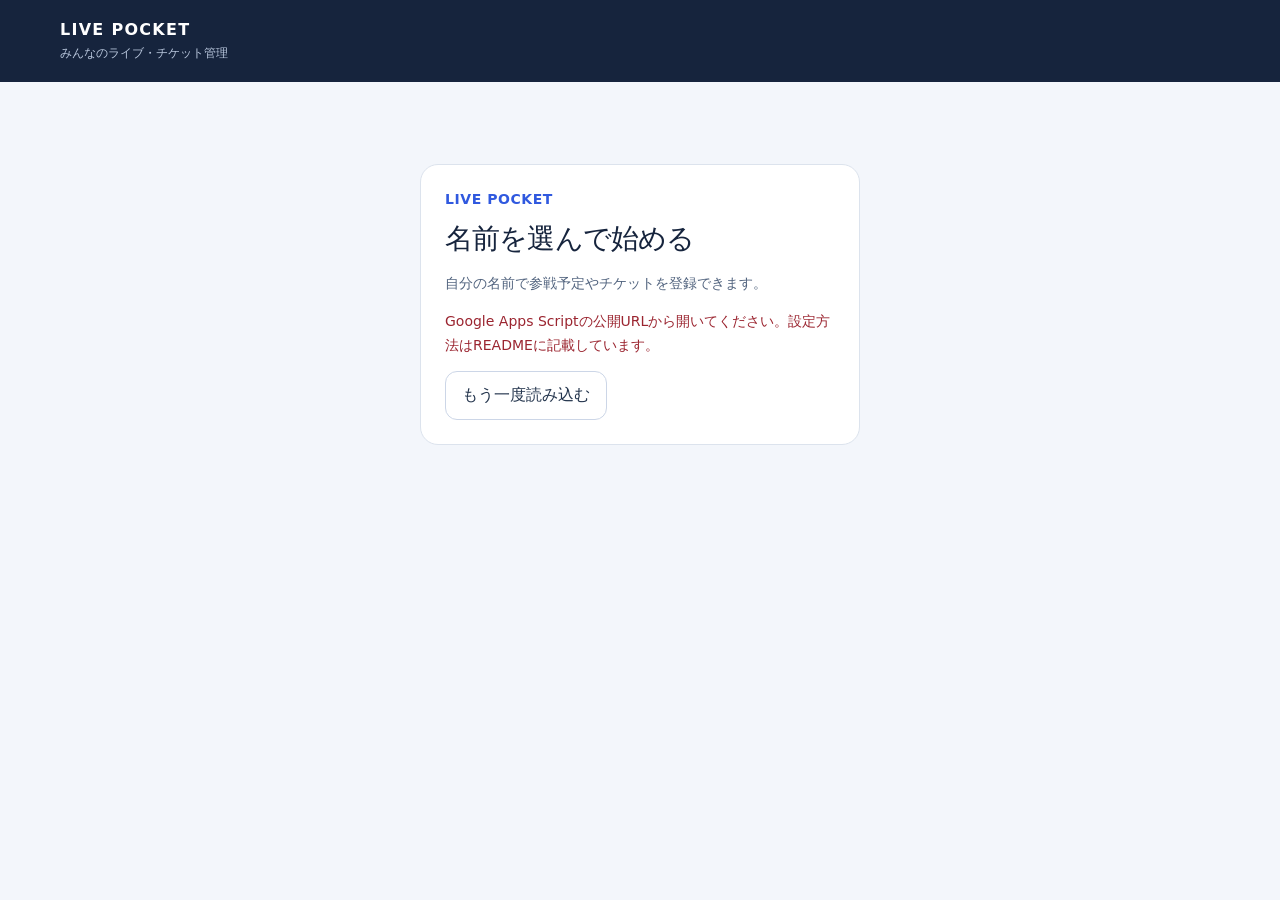
<file: Index.html>
<!doctype html><html lang="ja"><head><base target="_top"><meta charset="utf-8"><meta name="viewport" content="width=device-width, initial-scale=1, viewport-fit=cover"><title>LIVE POCKET</title>
<style>
:root{font-family:Inter,'Noto Sans JP',system-ui,sans-serif;color:#16243d;background:#f3f6fb;font-size:16px;font-synthesis:none;-webkit-text-size-adjust:100%;text-size-adjust:100%}
*{box-sizing:border-box}[hidden]{display:none!important}body{margin:0}button,input,select,textarea{font:inherit}button,a,input,select,textarea,summary{touch-action:manipulation}button,a{-webkit-tap-highlight-color:transparent}button{cursor:pointer;border:1px solid #ccd6e7;background:white;color:#25364e;border-radius:12px;padding:12px 16px;min-height:48px;font-weight:700;line-height:1.4}button:hover{background:#edf2ff}button:disabled{opacity:.55;cursor:wait}.primary{background:#3059df;color:white;border-color:#3059df}.primary:hover{background:#2446b3}a{color:#264fc9;text-underline-offset:4px}button:focus-visible,a:focus-visible,summary:focus-visible{outline:3px solid #789cff;outline-offset:3px}input:focus,select:focus,textarea:focus{outline:3px solid #d8e3ff;border-color:#3059df}header{background:#16243d;color:white;padding:20px max(20px,calc((100vw - 1160px)/2));display:flex;align-items:center;justify-content:space-between;gap:12px}.brand{font-weight:850;letter-spacing:.08em;white-space:nowrap}.brand small{display:block;color:#b8c6dc;font-size:12px;margin-top:6px;letter-spacing:0}#account{display:flex;align-items:center;gap:10px;min-width:0;font-size:14px}#account .account-name{max-width:180px;overflow:hidden;white-space:nowrap;text-overflow:ellipsis}#logout{min-height:44px;padding:8px 12px;background:transparent;color:white;border-color:#52617a;font-size:14px}main{max-width:1200px;margin:auto;padding:28px 20px}.top,.row{display:flex;align-items:center;gap:12px;justify-content:space-between;flex-wrap:wrap}h1{font-size:28px;letter-spacing:-.03em;margin:0 0 8px}h2{font-size:20px;margin:0}p{line-height:1.7}.muted{color:#52647f;font-size:14px}.card{background:white;border:1px solid #dce3ed;border-radius:18px;padding:24px}.date{font-size:14px;font-weight:750;letter-spacing:.04em;color:#3059df}.event-grid{display:grid;grid-template-columns:repeat(3,minmax(0,1fr));gap:18px;margin-top:20px}.event-tile{display:flex;flex-direction:column;gap:12px;min-width:0;box-shadow:0 3px 12px #17233704}.event-tile h2{font-size:21px;line-height:1.5;overflow-wrap:anywhere}.event-tile p{margin:0}.event-tile .date{font-size:16px}.event-tile dl{display:grid;grid-template-columns:1fr 1fr;column-gap:12px;margin:2px 0 0;background:#f3f6fb;border-radius:12px;padding:14px}.event-tile dt{font-size:14px;color:#52647f;line-height:1.6}.event-tile dt:nth-of-type(1){grid-column:1;grid-row:1}.event-tile dt:nth-of-type(2){grid-column:2;grid-row:1}.event-tile dd{margin:5px 0 0;font-size:18px;font-weight:750;overflow-wrap:anywhere;grid-row:2}.event-tile dd:nth-of-type(1){grid-column:1}.event-tile dd:nth-of-type(2){grid-column:2}.event-tile a,.detail-page .card>a,.detail-page .card>p>a{display:flex;align-items:center;justify-content:center;min-height:48px;border:1px solid #d3ddf0;border-radius:12px;padding:10px 12px;line-height:1.5;text-decoration:none;background:#f6f8ff;overflow-wrap:anywhere;font-size:15px;font-weight:650}.event-tile button{width:100%;margin-top:auto;background:#16243d;border-color:#16243d;color:white}.event-tile.today{border-top:4px solid #3059df}.event-tile.deadline{border-top:4px solid #d78a18}.badge{font-size:14px;border-radius:7px;display:inline-block;padding:5px 9px;background:#edf1f6;color:#43516b;line-height:1.4}.badge.available{background:#e2f5eb;color:#15633f}.badge.pending{background:#fff0d2;color:#825100}.badge.done{background:#e9eefe;color:#3f53a1}.event-tile .badge{align-self:flex-start}.stats{display:grid;grid-template-columns:repeat(3,minmax(0,1fr));gap:10px;margin:22px 0}.stat{background:#f2f5fa;border-radius:12px;padding:14px}.stat b{font-size:28px;display:block}.stat span{font-size:14px;color:#52647f}.chips{display:flex;gap:8px;flex-wrap:wrap;margin:18px 0}.chip{font-size:14px;padding:10px 12px;min-height:44px}.chip.active{background:#172337;color:white;border-color:#172337}.ticket{border-top:1px solid #e4e9f0;padding:18px 0;display:grid;grid-template-columns:minmax(70px,.7fr) minmax(0,1.5fr) auto;align-items:center;gap:12px}.num{font-weight:850;font-size:23px;font-variant-numeric:tabular-nums;overflow-wrap:anywhere}.ticket-body{min-width:0}.ticket-body p{margin:5px 0;overflow-wrap:anywhere}.ticket button{font-size:14px;padding:10px 12px;min-height:48px}.empty{text-align:center;padding:44px 15px;color:#52647f}.people{display:flex;flex-wrap:wrap;gap:8px;margin-top:12px}.person{background:#f2f5fa;border-radius:8px;font-size:14px;padding:10px 12px;overflow-wrap:anywhere}.section{margin-top:22px}.note{white-space:pre-wrap;overflow-wrap:anywhere}.login{max-width:440px;margin:6vh auto}label{display:block;font-size:14px;font-weight:700;margin:18px 0 8px;line-height:1.6}input,select,textarea{width:100%;min-width:0;min-height:50px;border:1px solid #bdcbe0;border-radius:11px;padding:12px;background:white;color:#172337;font-size:16px;line-height:1.5}textarea{min-height:120px;resize:vertical}input[type=date]{appearance:none;-webkit-appearance:none}dialog{border:0;border-radius:22px;padding:0;width:min(560px,calc(100vw - 32px));max-height:calc(100dvh - 40px);box-shadow:0 25px 100px #17233744;overflow:auto;overscroll-behavior:contain}dialog::backdrop{background:#101d37a8}body:has(dialog[open]){overflow:hidden}dialog .modal-head{position:sticky;top:0;background:white;padding:22px 24px 16px;z-index:2;border-bottom:1px solid #e5eaf3}dialog .modal-body{padding:0 24px 20px}dialog .modal-actions{position:sticky;bottom:0;display:grid;grid-template-columns:1fr 2fr;gap:12px;padding:14px 24px max(14px,env(safe-area-inset-bottom));background:white;border-top:1px solid #e5eaf3;z-index:2}.modal-context{margin:7px 0 0;font-size:14px;color:#52647f;overflow-wrap:anywhere}.form-message{color:#9b2530;background:#fff0f1;border-radius:9px;padding:10px 12px;margin:0 24px 12px;font-size:14px;line-height:1.6}.form-message:empty{display:none}.preview-count{font-size:14px;color:#3059df;background:#eef3ff;padding:10px 12px;border-radius:9px}.danger{color:#a62435}#notice{position:fixed;bottom:max(16px,env(safe-area-inset-bottom));left:50%;transform:translateX(-50%);z-index:20;background:#172337;color:white;padding:12px 18px;border-radius:12px;font-size:14px;box-shadow:0 5px 30px #17233720;max-width:calc(100vw - 32px);width:max-content;pointer-events:none}#notice:empty{display:none}body:has(.mobile-action) #notice{bottom:100px}.actions{display:flex;gap:8px}.foot{margin-top:20px;font-size:12px;color:#52647f}.search{margin:8px 0 0;background:white}.detail-page{max-width:850px;margin:18px auto}.back{margin-top:20px}summary{cursor:pointer;min-height:44px;padding:12px 0;font-size:14px;font-weight:700;line-height:1.6}.members-panel{margin-top:14px;border-top:1px solid #e5eaf3}.mobile-action{display:none}.form-hint{margin:6px 0 0}.required{color:#a62435;font-size:12px;margin-left:6px}
@media(max-width:1000px){.event-grid{grid-template-columns:repeat(2,minmax(0,1fr))}}
@media(max-width:620px){header{padding:14px 16px;flex-wrap:wrap}.brand{font-size:16px}.brand small{font-size:11px}#account{gap:6px}#account .account-name{max-width:80px}#logout{padding:8px}main{padding:22px 16px max(24px,env(safe-area-inset-bottom))}.top .date{display:none}h1{font-size:25px;margin:0}.top .actions{width:100%}.actions #reload{flex:1}.actions #new-live{flex:2}.event-grid{grid-template-columns:1fr;gap:14px;margin-top:16px}.event-tile{padding:18px;gap:10px}.event-tile h2{font-size:20px}.event-tile dl{padding:12px}.card{padding:18px}.stat{padding:12px 8px;text-align:center}.stat b{font-size:25px}.stat span{font-size:13px}.ticket{gap:10px;grid-template-columns:minmax(66px,.8fr) minmax(0,1.6fr) auto}.num{font-size:21px}.ticket button{padding:10px}.chips{flex-wrap:nowrap;overflow-x:auto;padding:2px 0 8px;scrollbar-width:thin}.chip{flex:0 0 auto}.detail-page{margin:16px 0}.detail-page .section>.row{align-items:center}.detail-page #add{display:none}.mobile-action{display:block;position:fixed;bottom:0;left:0;right:0;z-index:10;padding:12px 16px max(12px,env(safe-area-inset-bottom));background:#ffffffed;border-top:1px solid #dce3ed;backdrop-filter:blur(12px)}.mobile-action button{width:100%}body:has(.mobile-action) main{padding-bottom:110px}.person{width:100%}dialog{width:100%;max-width:100%;margin:auto 0 0;max-height:94dvh;border-radius:22px 22px 0 0}dialog .modal-head{padding:20px 20px 14px}dialog .modal-body{padding:0 20px 16px}dialog .modal-actions{padding-left:20px;padding-right:20px}.form-message{margin-left:20px;margin-right:20px}.login{margin:28px auto}.login h1{font-size:25px}}
@media(prefers-reduced-motion:no-preference){button,a{transition:background .15s,border-color .15s}dialog[open]{animation:appear .16s ease-out}@keyframes appear{from{opacity:.5;transform:translateY(12px)}to{opacity:1;transform:translateY(0)}}}
.group-tags{display:flex;gap:7px;flex-wrap:wrap;margin:8px 0}.group-tag{border:1px solid #d8dff6;background:#eef1ff;color:#344b95;padding:5px 9px;border-radius:8px;font-size:14px;line-height:1.5;overflow-wrap:anywhere}.group-options{display:flex;flex-wrap:wrap;gap:8px}.group-choice{display:flex;align-items:center;gap:8px;border:1px solid #ccd6e7;border-radius:10px;padding:10px;margin:0;min-height:48px;cursor:pointer;max-width:100%;overflow-wrap:anywhere}.group-choice:has(input:checked){background:#edf2ff;border-color:#3059df;color:#2446b3}.group-choice input{width:20px;min-width:20px;height:20px;min-height:20px;margin:0;accent-color:#3059df}fieldset{border:0;margin:20px 0 0;padding:0}legend{font-size:14px;font-weight:700;margin-bottom:10px}#member-message{color:#9b2530}#member-message:empty{display:none}
</style></head><body><header><div class="brand">LIVE POCKET<small>みんなのライブ・チケット管理</small></div><div id="account"></div></header><div id="notice" role="status" aria-live="polite"></div><main id="app"></main><dialog id="modal" aria-labelledby="modal-title"></dialog>
<script>
let data=null,selected='',filter='すべて',busy=false,memberId='',searchQuery='',lastDay='',homeScroll=0,noticeTimer=null,modalDirty=false;
try{memberId=localStorage.getItem('live-pocket-member')||'';sessionStorage.removeItem('live-pocket-key')}catch(e){}
const $=id=>document.getElementById(id);
const esc=s=>String(s??'').replace(/[&<>"']/g,c=>({'&':'&amp;','<':'&lt;','>':'&gt;','"':'&quot;',"'":'&#39;'}[c]));
const statuses=['未発券','自分用','余り','取引中','捌けた'];
const opts=(a,v)=>a.map(x=>`<option ${x===v?'selected':''}>${esc(x)}</option>`).join('');
const field=(label,name,value='',type='text',required=false)=>`<label for="f-${name}">${label}${required?'<span class="required">必須</span>':''}</label><input id="f-${name}" name="${name}" type="${type}" value="${esc(value)}" ${required?'required':''}>`;
const liveRequirements=l=>`<span style="display:block;margin-top:8px;line-height:1.7" class="muted">抽選締切：${esc(l.lotteryDeadline||'未設定')}<br>必要投げ数（1人あたり）：${l.requiredThrows!==''&&l.requiredThrows!=null?esc(l.requiredThrows)+'枚':'未設定'}</span>`;
const groupTags=l=>(l.groups||[]).length?`<div class="group-tags" aria-label="出演グループ">${l.groups.map(g=>`<span class="group-tag">${esc(g)}</span>`).join('')}</div>`:'';
const badge=s=>`<span class="badge ${s==='余り'?'available':s==='取引中'?'pending':s==='捌けた'?'done':''}">${esc(s)}</span>`;
function notice(s){clearTimeout(noticeTimer);$('notice').textContent=s;const inline=$('form-message');if(inline)inline.textContent=s; if(s==='保存しました'){noticeTimer=setTimeout(()=>{$('notice').textContent=''},3000)}}
function rpc(fn,...args){return new Promise((resolve,reject)=>{if(!window.google?.script?.run){reject(new Error('Google Apps Scriptの公開URLから開いてください。設定方法はREADMEに記載しています。'));return}google.script.run.withSuccessHandler(resolve).withFailureHandler(reject)[fn](...args)})}
async function refresh(){if(busy||$('modal').open)return;busy=true;notice('読み込み中…');let error='';try{data=await rpc('getData',memberId);notice('');render()}catch(e){error=e.message}finally{busy=false}if(error){if(!data){rememberMember('');await chooseMemberScreen()}notice(error)}}
async function save(action,p){if(busy)return;busy=true;const controls=[...document.querySelectorAll('button,input,select,textarea')].filter(el=>!el.disabled);controls.forEach(el=>el.disabled=true);notice('保存中…');try{data=await rpc('saveData',memberId,action,p);modalDirty=false;$('modal').close();render();notice('保存しました')}catch(e){if(action==='attendance')detail();notice(e.message)}finally{busy=false;controls.forEach(el=>el.disabled=false)}}
function rememberMember(id){memberId=id;try{if(id)localStorage.setItem('live-pocket-member',id);else localStorage.removeItem('live-pocket-member')}catch(e){}}
function memberMessage(message){const el=$('member-message');if(el)el.textContent=message;else notice(message)}
async function chooseMemberScreen(){
  data=null;selected='';searchQuery='';$('account').textContent='';
  $('app').innerHTML=`<div class="card login"><span class="date">LIVE POCKET</span><h1 style="margin-top:12px">名前を選んで始める</h1><p class="muted">自分の名前で参戦予定やチケットを登録できます。</p><p id="member-message" class="muted" role="status" aria-live="polite">名前を読み込み中…</p><div id="member-options"></div></div>`;
  try {
    const members=await rpc('getMembers');
    $('member-options').innerHTML=`${members.length?`<form id="member-select"><label for="member-id">あなたの名前</label><select id="member-id" name="member" required><option value="">名前を選択してください</option>${members.map(m=>`<option value="${esc(m.id)}">${esc(m.name)}</option>`).join('')}</select><button class="primary" style="width:100%;margin-top:16px">この名前で始める</button></form>`:'<p class="muted">まだ名前が登録されていません。最初のメンバーを登録してください。</p>'}<details ${members.length?'':'open'} style="margin-top:20px"><summary>＋ 自分の名前を追加</summary><form id="member-add"><label for="member-name">表示する名前</label><input id="member-name" name="name" maxlength="40" autocomplete="nickname" placeholder="例：たいち" required><button class="primary" style="width:100%;margin-top:16px">名前を登録して始める</button></form></details>`;
    memberMessage('');
    if($('member-select'))$('member-select').onsubmit=async e=>{e.preventDefault();if(busy)return;rememberMember(new FormData(e.target).get('member'));await refresh()};
    $('member-add').onsubmit=async e=>{e.preventDefault();if(busy)return;busy=true;const controls=[...$('app').querySelectorAll('button,input,select')];controls.forEach(x=>x.disabled=true);memberMessage('名前を登録中…');try{const m=await rpc('registerMember',$('member-name').value);rememberMember(m.id);busy=false;await refresh()}catch(err){memberMessage(err.message)}finally{busy=false;controls.forEach(x=>x.disabled=false)}};
  } catch(e){memberMessage(e.message);$('member-options').innerHTML='<button id="retry-members">もう一度読み込む</button>';$('retry-members').onclick=chooseMemberScreen}
}

function japanDay(now=new Date()){return now.toLocaleDateString('sv-SE',{timeZone:'Asia/Tokyo'})}
function nextDay(day){return new Date(Date.parse(day+'T00:00:00Z')+86400000).toISOString().slice(0,10)}
function eventRank(l,today){if(l.date===today)return 0;if(l.lotteryDeadline===today)return 1;if(l.lotteryDeadline===nextDay(today))return 2;return 3}
function sortedEvents(lives,today){return [...lives].sort((a,b)=>eventRank(a,today)-eventRank(b,today)||a.date.localeCompare(b.date)||a.title.localeCompare(b.title,'ja')||a.id.localeCompare(b.id))}
function safeLink(url,label,sheet=false){const valid=sheet?/^https:\/\/docs\.google\.com\/spreadsheets\/d\/[a-zA-Z0-9_-]+(?:[/?#].*)?$/.test(url||''):/^https?:\/\/[a-zA-Z0-9.-]+(?::[0-9]+)?(?:[/?#][^\s<>]*)?$/.test(url||'');return valid?`<a href="${esc(url)}" target="_blank" rel="noopener noreferrer">${label} ↗</a>`:`<p class="muted">${label}：未設定</p>`}
function eventTile(l,tickets,today){const after=Boolean(l.lotteryDeadline)&&today>l.lotteryDeadline;const rank=eventRank(l,today);const labels=['本日開催','本日抽選締切','明日抽選締切'];const extra=after?`<dl><dt>全体あまり数</dt><dd>${tickets.filter(t=>t.liveId===l.id&&t.status==='余り').length}枚</dd></dl>${safeLink(l.sheetUrl,'関連スプシURL',true)}`:`<dl><dt>抽選締切</dt><dd>${esc(l.lotteryDeadline||'未設定')}</dd><dt>必要投げ数（1人あたり）</dt><dd>${l.requiredThrows!==''&&l.requiredThrows!=null?esc(l.requiredThrows)+'枚':'未設定'}</dd></dl>${safeLink(l.purchaseUrl,'チケットURL')}`;return `<article class="card event-tile ${rank===0?'today':rank<3?'deadline':''}" data-event="${esc(l.id)}">${rank<3?`<span class="badge ${rank===0?'done':'pending'}">${labels[rank]}</span>`:''}<span class="date">${esc(l.date.replaceAll('-','.'))}</span><h2>${esc(l.title)}</h2>${groupTags(l)}<p class="muted">${esc(l.venue||'会場未登録')}</p>${extra}<button data-live="${esc(l.id)}">詳細・自分の番号を登録</button></article>`}
function render(){if(!data)return;const today=japanDay();lastDay=today;const lives=sortedEvents(data.lives,today);if(selected&&!lives.some(x=>x.id===selected))selected='';
$('account').innerHTML=`<span class="account-name">${esc(data.me.name)}</span><button id="logout">名前を変更</button>`;$('logout').onclick=()=>{if(busy)return;rememberMember('');notice('');chooseMemberScreen()};
$('app').innerHTML=`<div class="top"><div><span class="date">YOUR LIVE BOARD</span><h1 style="margin-top:6px">${selected?'イベント詳細':'イベント一覧'}</h1></div><div class="actions"><button id="reload">再読込</button><button class="primary" id="new-live">＋ イベント登録</button></div></div>${selected?'<button class="back" id="back">← イベント一覧に戻る</button><section id="detail" class="detail-page"></section>':`<label for="search">イベントを探す</label><input id="search" class="search" placeholder="イベント名・会場・グループ" value="${esc(searchQuery)}"><div class="event-grid" id="lives"></div><p id="empty-events" class="empty" hidden></p>`}<p class="foot">最終読込 ${new Date(data.updatedAt).toLocaleString('ja-JP',{timeZone:'Asia/Tokyo'})}（日本時間） · 60秒ごとに更新</p>`;
$('reload').onclick=refresh;$('new-live').onclick=()=>liveForm();if(selected){$('back').onclick=()=>{selected='';render();window.scrollTo(0,homeScroll)};detail()}else{drawTiles(lives,today);$('search').oninput=e=>{searchQuery=e.target.value;drawTiles(lives,today)}}}
function drawTiles(lives,today){const q=searchQuery.toLowerCase();const visible=lives.filter(l=>(l.title+' '+l.venue+' '+(l.groups||[]).join(' ')).toLowerCase().includes(q));$('lives').innerHTML=visible.map(l=>eventTile(l,data.tickets,today)).join('');$('empty-events').hidden=visible.length>0;$('empty-events').textContent=lives.length?'該当するイベントはありません。':'「＋ イベント登録」からイベントを登録してください。';document.querySelectorAll('[data-live]').forEach(b=>b.onclick=()=>{homeScroll=window.scrollY;selected=b.dataset.live;filter='すべて';render();window.scrollTo(0,0)})}

function detail(){const l=data.lives.find(l=>l.id===selected);if(!l){$('detail').innerHTML='<div class="card empty">まだイベントがありません。<br>「＋ イベント登録」から始めましょう。</div>';return}const tickets=data.tickets.filter(t=>t.liveId===l.id);const a=data.attendance.filter(a=>a.liveId===l.id);const mine=a.find(a=>a.memberId===data.me.id);const name=id=>data.members.find(m=>m.id===id)?.name||'退会メンバー';
$('detail').innerHTML=`<div class="card"><div class="row"><span class="date">${esc(l.date)}</span>${l.owner===data.me.id?'<button id="edit-live">イベント編集</button>':''}</div><h2 style="font-size:24px;margin-top:12px">${esc(l.title)}</h2>${groupTags(l)}<p class="muted">${esc(l.venue||'会場未登録')}</p>${liveRequirements(l)}${/^https?:\/\/[a-zA-Z0-9.-]+(?::[0-9]+)?(?:[/?#][^\s<>]*)?$/.test(l.purchaseUrl||'')?`<p><a href="${esc(l.purchaseUrl)}" target="_blank" rel="noopener noreferrer">チケット購入ページを開く ↗</a></p>`:''}${/^https:\/\/docs\.google\.com\/spreadsheets\/d\//.test(l.sheetUrl)?`<a href="${esc(l.sheetUrl)}" target="_blank" rel="noopener">関連スプレッドシートを開く ↗</a>`:''}${l.memo?`<p class="note muted">${esc(l.memo)}</p>`:''}<div class="stats"><div class="stat"><b>${a.filter(x=>x.status==='参戦').length}<small style="font-size:14px"> 人</small></b><span>参戦予定</span></div><div class="stat"><b>${tickets.filter(t=>t.status==='余り').length}<small style="font-size:14px"> 枚</small></b><span>余りチケット</span></div><div class="stat"><b>${tickets.filter(t=>t.status==='捌けた').length}<small style="font-size:14px"> 枚</small></b><span>捌けた</span></div></div><label for="attendance">あなたの参戦予定</label><select id="attendance"><option value="">未回答</option>${opts(['参戦','未定','不参加'],mine?.status)}</select><details class="members-panel"><summary>みんなの参戦予定・余り枚数（${data.members.length}人）</summary><div class="people">${data.members.map(m=>`<span class="person">${esc(m.name)} · ${esc(a.find(x=>x.memberId===m.id)?.status||'未回答')} · 余り${tickets.filter(t=>t.memberId===m.id&&t.status==='余り').length}枚</span>`).join('')}</div></details></div><div class="card section"><div class="row"><h2>チケット <span class="muted">${tickets.length}枚</span></h2><button class="primary" id="add">＋ 自分の番号を登録</button></div><div class="chips">${['すべて','余り','取引中','捌けた','自分用','未発券','自分のチケット'].map(s=>`<button class="chip ${s===filter?'active':''}" data-filter="${s}">${s}</button>`).join('')}</div><div id="tickets">${tickets.filter(t=>filter==='すべて'||(filter==='自分のチケット'?t.memberId===data.me.id:t.status===filter)).sort((a,b)=>a.number.localeCompare(b.number,'ja',{numeric:true})).map(t=>`<div class="ticket"><div class="num">${esc(t.number||'未発券')}</div><div class="ticket-body">${badge(t.status)}<p>${esc(name(t.memberId))}${t.recipient?` → ${esc(t.recipient)}`:''}</p>${t.memo?`<p class="muted">${esc(t.memo)}</p>`:''}</div>${t.memberId===data.me.id?`<button data-ticket="${esc(t.id)}">編集</button>`:''}</div>`).join('')||'<div class="empty">該当するチケットはありません。</div>'}</div></div><div class="mobile-action"><button class="primary" id="add-fixed">＋ 自分の番号を登録</button></div>`;
$('attendance').onchange=e=>{if(e.target.value)save('attendance',{liveId:l.id,status:e.target.value,version:mine?.version})};if($('edit-live'))$('edit-live').onclick=()=>liveForm(l);$('add').onclick=addForm;$('add-fixed').onclick=addForm;document.querySelectorAll('[data-filter]').forEach(b=>b.onclick=()=>{filter=b.dataset.filter;detail()});document.querySelectorAll('[data-ticket]').forEach(b=>b.onclick=()=>ticketForm(tickets.find(t=>t.id===b.dataset.ticket)))}
function closeModal(){if(busy)return;if(modalDirty&&!confirm('入力中の内容を破棄して閉じますか？'))return;modalDirty=false;$('modal').close()}
function modal(title,body,onSave){modalDirty=false;const live=/番号|チケット/.test(title)?data?.lives.find(l=>l.id===selected):null;$('modal').innerHTML=`<div class="modal-head"><h2 id="modal-title" tabindex="-1">${title}</h2>${live?`<p class="modal-context">${esc(live.title)}</p>`:''}</div><form id="form"><div class="modal-body">${body}</div><div id="form-message" class="form-message" role="alert"></div><div class="modal-actions"><button type="button" id="cancel">閉じる</button><button class="primary" id="submit-save">保存</button></div></form>`;$('cancel').onclick=closeModal;$('modal').oncancel=e=>{e.preventDefault();closeModal()};$('form').oninput=()=>modalDirty=true;$('form').onchange=()=>modalDirty=true;$('form').onsubmit=e=>{e.preventDefault();onSave(Object.fromEntries(new FormData(e.target)))};$('modal').showModal();$('modal').scrollTop=0;$('modal-title').focus()}

function liveForm(l={}){const available=[...new Set([...(data.groups||[]),...(l.groups||[])])].sort((a,b)=>a.localeCompare(b,'ja'));modal(l.id?'イベントを編集':'イベントを登録',field('日付','date',l.date,'date',true)+field('イベント名','title',l.title,'text',true)+field('会場','venue',l.venue)+field('チケット購入ページURL','purchaseUrl',l.purchaseUrl,'url')+field('抽選締切','lotteryDeadline',l.lotteryDeadline,'date')+`<label for="f-requiredThrows">必要投げ数（1人あたりの購入枚数）</label><input id="f-requiredThrows" name="requiredThrows" type="number" min="0" step="1" value="${esc(l.requiredThrows??'')}" placeholder="未設定"><fieldset><legend>出演グループ（複数選択）</legend><div class="group-options">${available.map(g=>`<label class="group-choice"><input type="checkbox" name="group-option" value="${esc(g)}" ${(l.groups||[]).includes(g)?'checked':''}>${esc(g)}</label>`).join('')||'<span class="muted">グループは下の欄から追加できます。</span>'}</div><label for="new-groups">新しいグループを追加</label><input id="new-groups" name="newGroups" placeholder="例：グループA、グループB"><p class="muted form-hint">カンマ・読点で区切って入力。イベントの保存時に追加されます。</p></fieldset><details style="margin-top:20px"><summary>関連スプシ・メモ（任意）</summary>`+field('関連スプシのURL','sheetUrl',l.sheetUrl,'url')+`<label for="memo">メモ</label><textarea id="memo" name="memo" maxlength="500">${esc(l.memo||'')}</textarea></details>`,p=>{const groups=[...document.querySelectorAll('#form input[name="group-option"]:checked')].map(el=>el.value).concat((p.newGroups||'').split(/[,、\n]+/).map(g=>g.trim()).filter(Boolean));save('live',{...p,groups,id:l.id,version:l.version})})}
function parseNumbers(value){return value.normalize('NFKC').trim().split(/[\s,、]+/).filter(Boolean)}
function addForm(){modal('自分の番号を登録',`<label for="status">登録時の状態</label><select id="status" name="status">${opts(['余り','自分用','未発券'],'余り')}</select><div id="number-fields"><label for="numbers">整理番号</label><textarea id="numbers" name="numbers" autocapitalize="characters" spellcheck="false" placeholder="A12\nA35\nA86" aria-describedby="number-hint number-preview"></textarea><p id="number-hint" class="muted form-hint">改行・カンマ・空白で区切って、50枚までまとめて入力できます。</p></div><div id="count-fields" hidden><label for="count">未発券の枚数</label><input id="count" name="count" type="number" inputmode="numeric" value="3" min="1" max="50" step="1" disabled></div><p id="number-preview" class="preview-count" aria-live="polite">0枚を登録</p><p class="muted form-hint">券種が異なる場合は「VIP-A12」などにしてください。</p>`,p=>{const numbers=p.status==='未発券'?Array(Number(p.count)).fill(''):parseNumbers(p.numbers);if(!numbers.length||numbers.length>50){notice('1〜50枚の整理番号を入力してください');return}const named=numbers.filter(Boolean).map(n=>n.toUpperCase());if(new Set(named).size!==named.length){notice('同じ整理番号が含まれています。入力を確認してください');return}save('addTickets',{liveId:selected,numbers,status:p.status})});const update=()=>{const pending=$('status').value==='未発券';$('number-fields').hidden=pending;$('count-fields').hidden=!pending;$('numbers').disabled=pending;$('count').disabled=!pending;$('count').required=pending;const count=pending?Number($('count').value):parseNumbers($('numbers').value).length;$('number-preview').textContent=count+'枚を登録';$('submit-save').textContent=count>0&&count<=50?count+'枚を登録':'登録する'};$('status').addEventListener('change',update);$('numbers').addEventListener('input',update);$('count').addEventListener('input',update);update()}

function ticketForm(t){modal('チケットを編集',field('整理番号','number',t.number)+`<label for="status">状態</label><select id="status" name="status">${opts(statuses,t.status)}</select>`+field('譲り先（任意）','recipient',t.recipient)+`<label for="memo">メモ</label><textarea id="memo" name="memo" maxlength="500">${esc(t.memo)}</textarea><button class="danger" type="button" id="delete" style="margin-top:18px">このチケットを削除</button>`,p=>save('ticket',{...p,id:t.id,liveId:t.liveId,version:t.version}));$('delete').onclick=()=>{if(confirm('このチケットを削除しますか？'))save('deleteTicket',{id:t.id,liveId:t.liveId,version:t.version})}}
function updateDay(){if(data&&!busy&&!$('modal').open&&document.visibilityState==='visible'&&lastDay!==japanDay())render()}
setInterval(updateDay,1000);document.addEventListener('visibilitychange',updateDay);
if(memberId)refresh();else chooseMemberScreen();setInterval(()=>{if(data&&!busy&&!$('modal').open&&document.visibilityState==='visible'&&!['INPUT','SELECT','TEXTAREA'].includes(document.activeElement?.tagName))refresh()},60000);
</script></body></html>
</file>
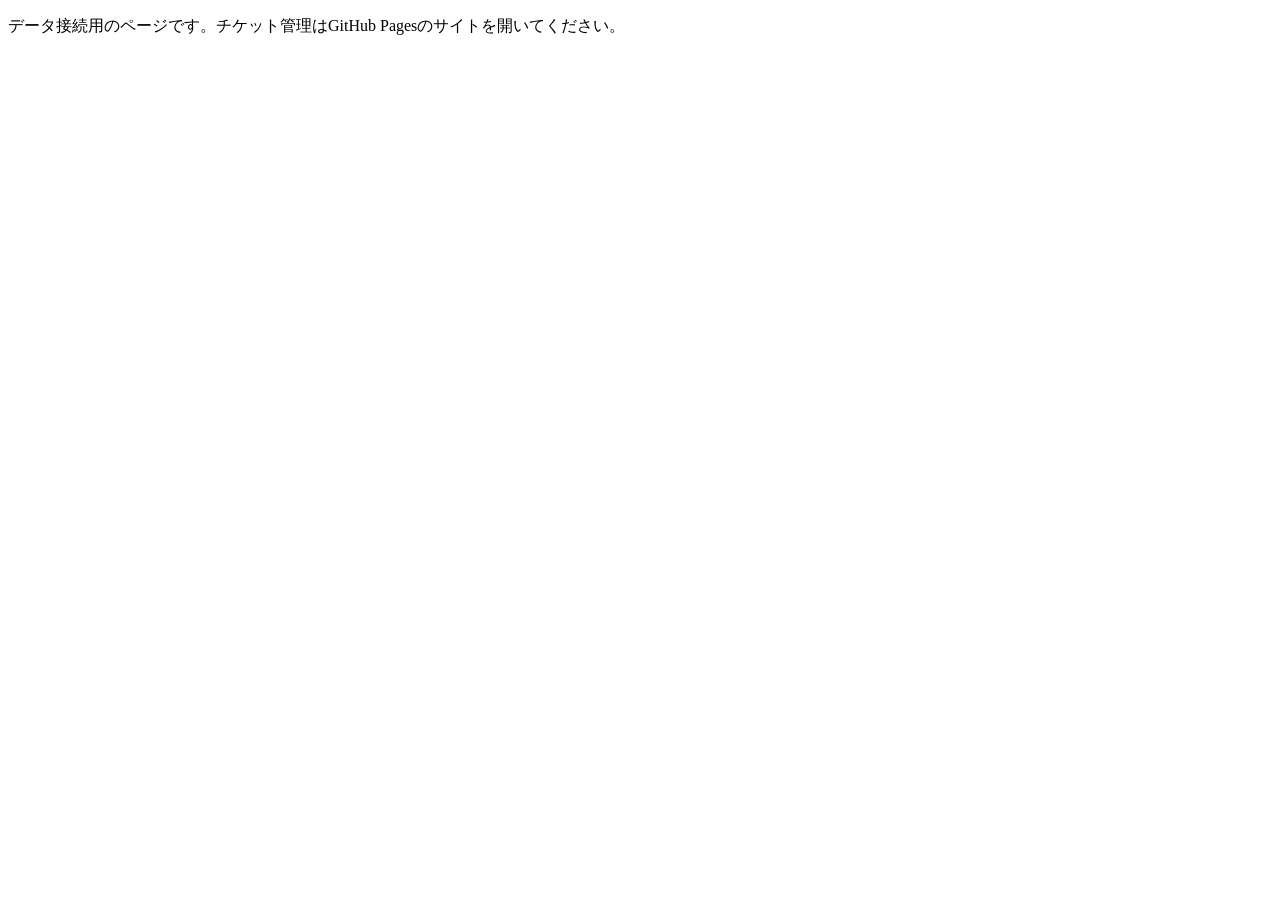
<file: Bridge.html>
<!doctype html><html lang="ja"><head><meta charset="utf-8"><title>Ticket Management データ接続</title></head><body>
<p>データ接続用のページです。チケット管理はGitHub Pagesのサイトを開いてください。</p>
<script>
const channel = <?!= JSON.stringify(channel) ?>;
const parentOrigin = <?!= JSON.stringify(parentOrigin) ?>;
const allowed = new Set(['getAuthConfig','getMembers','registerMember','getData','saveData','getAdminSettings','saveAdminSettings','getPushSettings','savePushSubscription','removePushSubscription','testPushSubscription']);
const seen = new Set();
window.addEventListener('message', event => {
  const message = event.data;
  if (event.source !== window.top || event.origin !== parentOrigin || !message || message.type !== 'live-pocket-call' || message.channel !== channel) return;
  if (typeof message.id !== 'string' || !/^[a-f0-9-]{36}$/.test(message.id) || !allowed.has(message.method) || !Array.isArray(message.args)) return;
  if (seen.has(message.id)) return;
  seen.add(message.id);
  const reply = payload => window.top.postMessage({type:'live-pocket-result',channel,id:message.id,...payload}, parentOrigin);
  google.script.run.withSuccessHandler(value => reply({ok:true,value})).withFailureHandler(error => reply({ok:false,error:error.message || '処理に失敗しました'}))[message.method](...message.args);
});
if (channel && window.top !== window) window.top.postMessage({type:'live-pocket-ready',channel},parentOrigin);
</script></body></html>
</file>
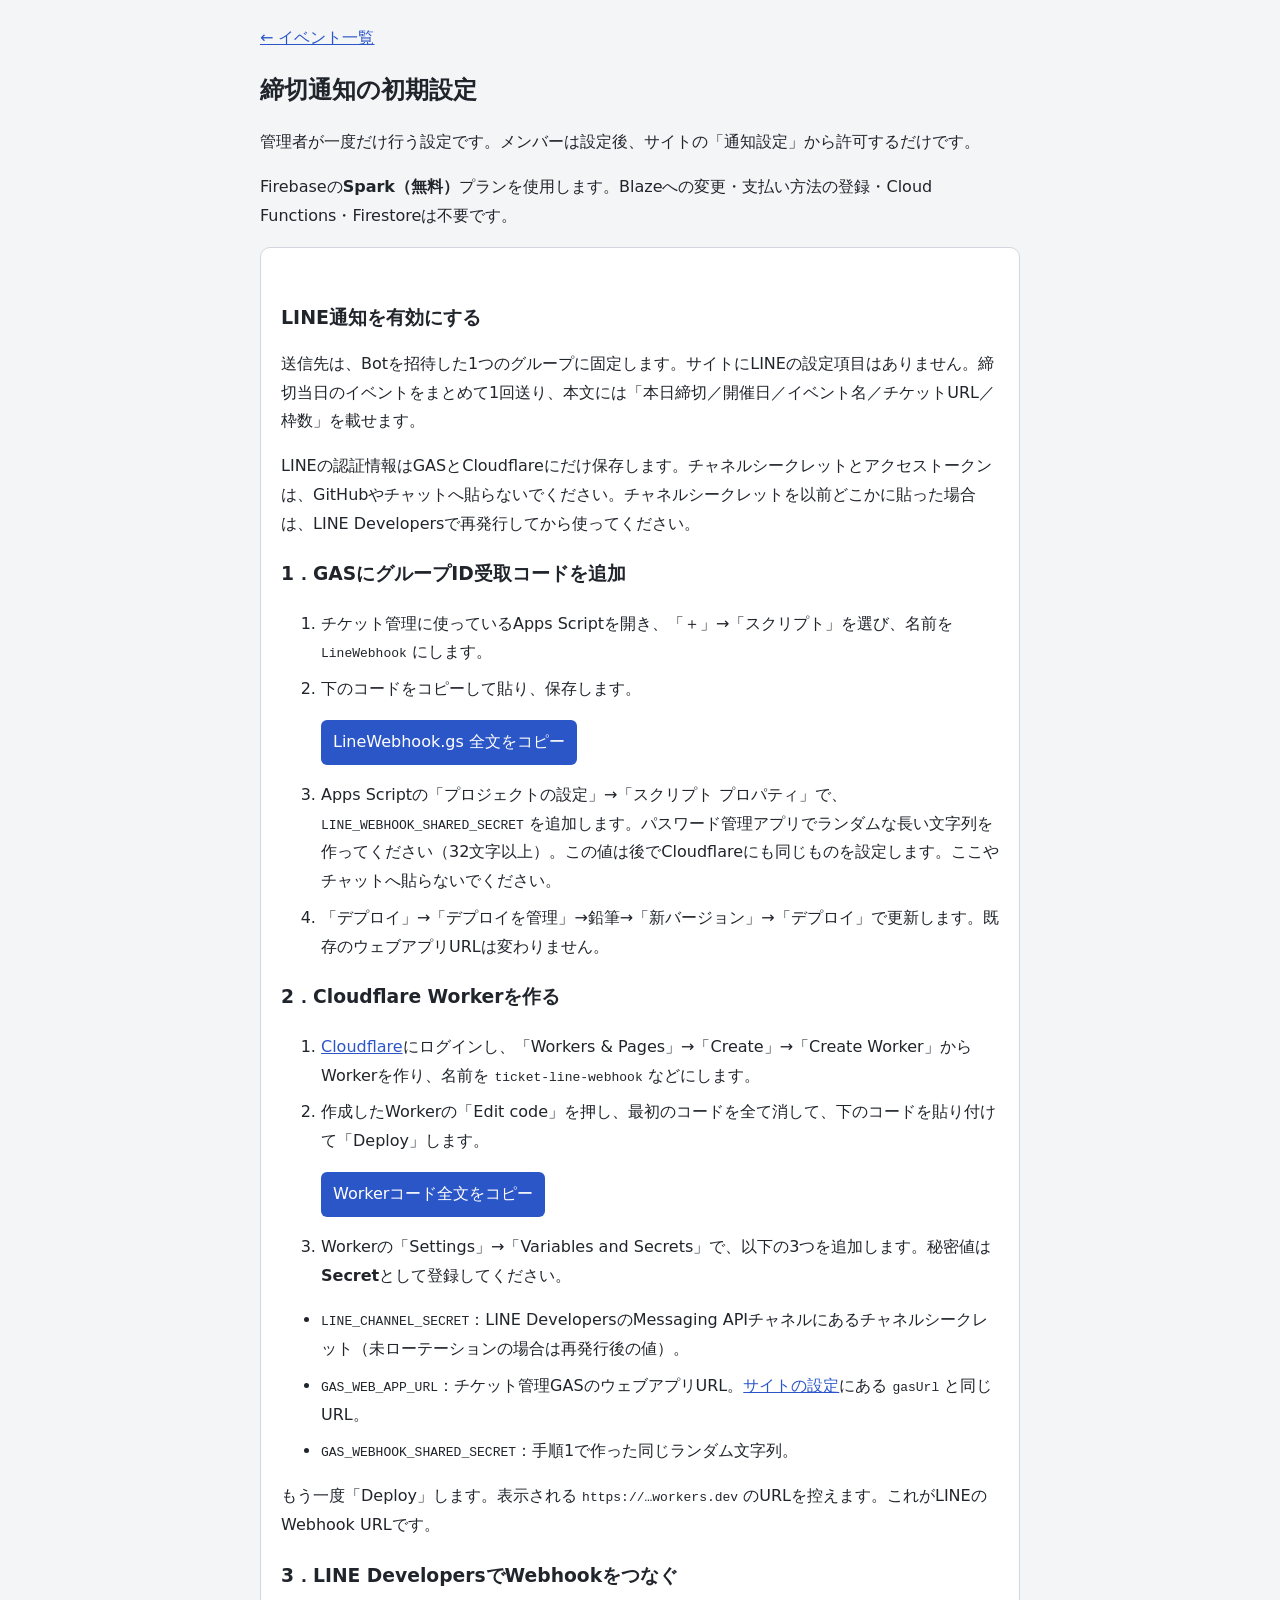
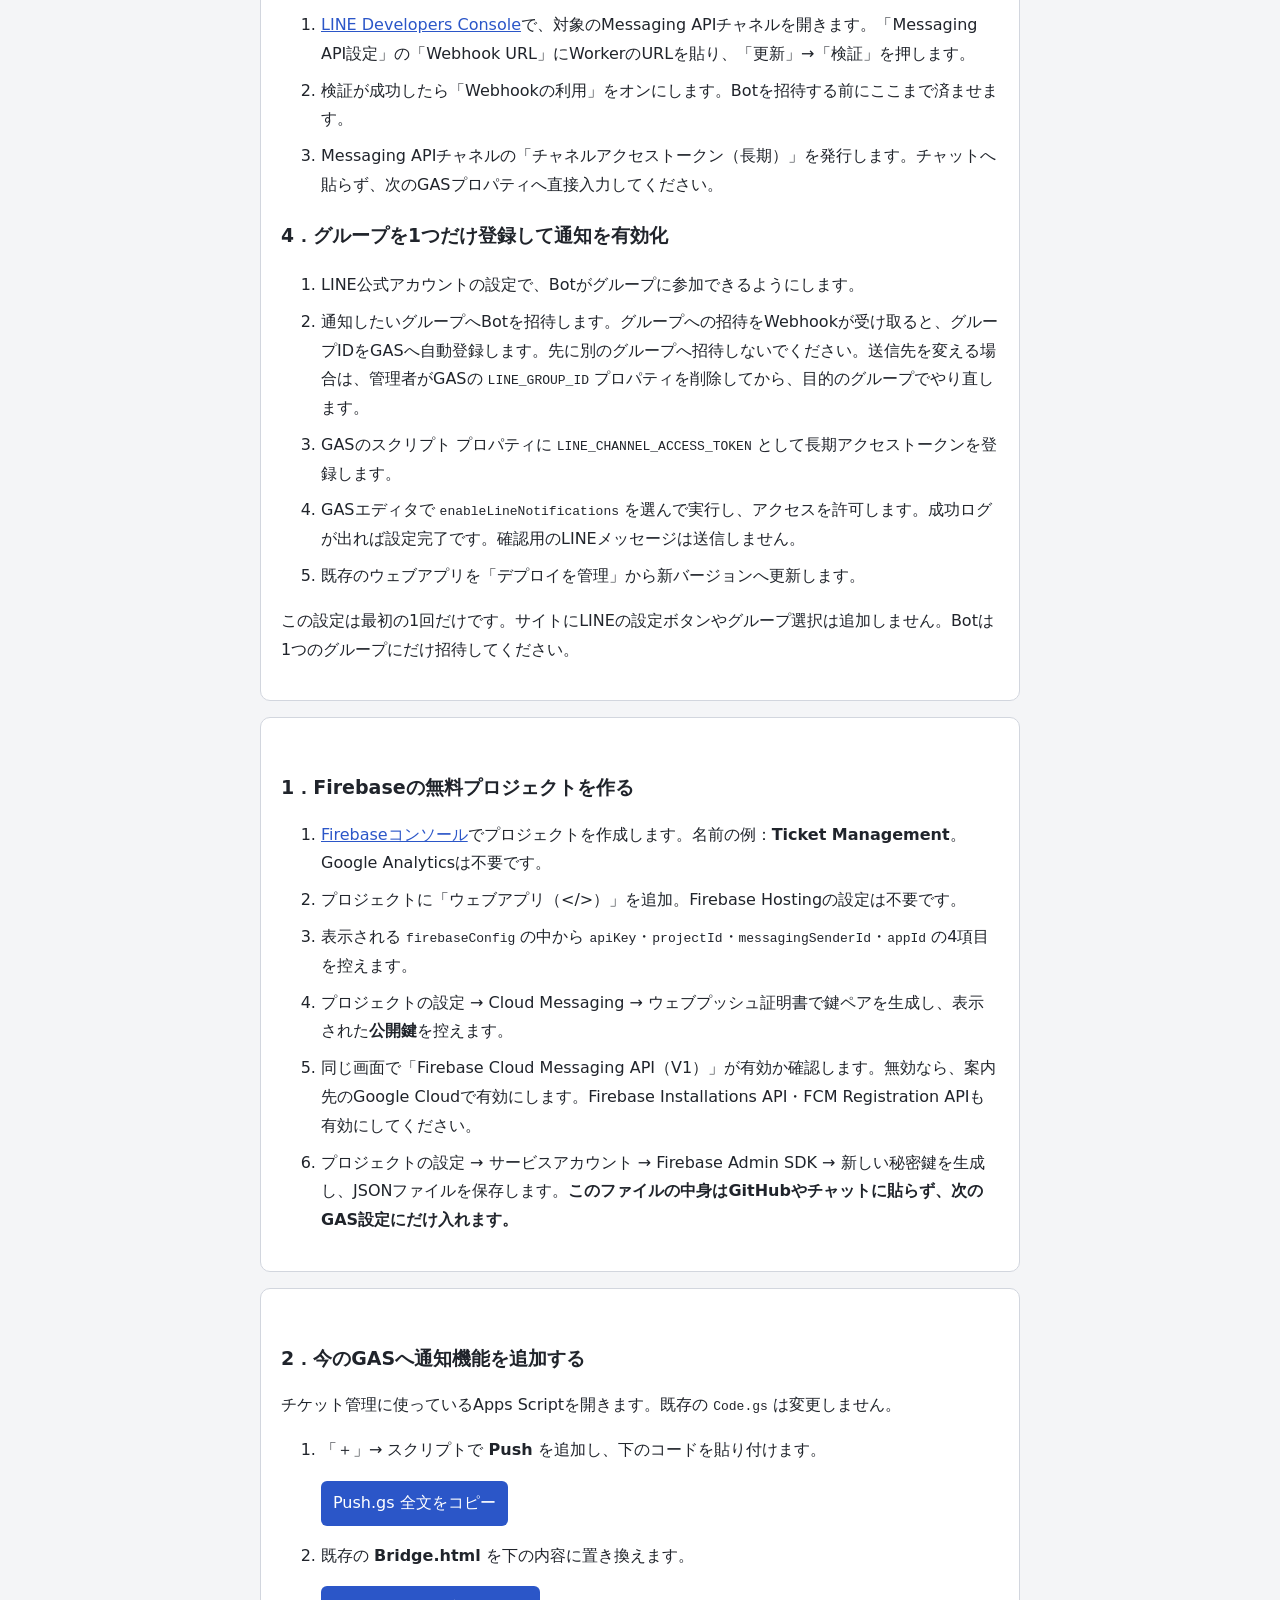
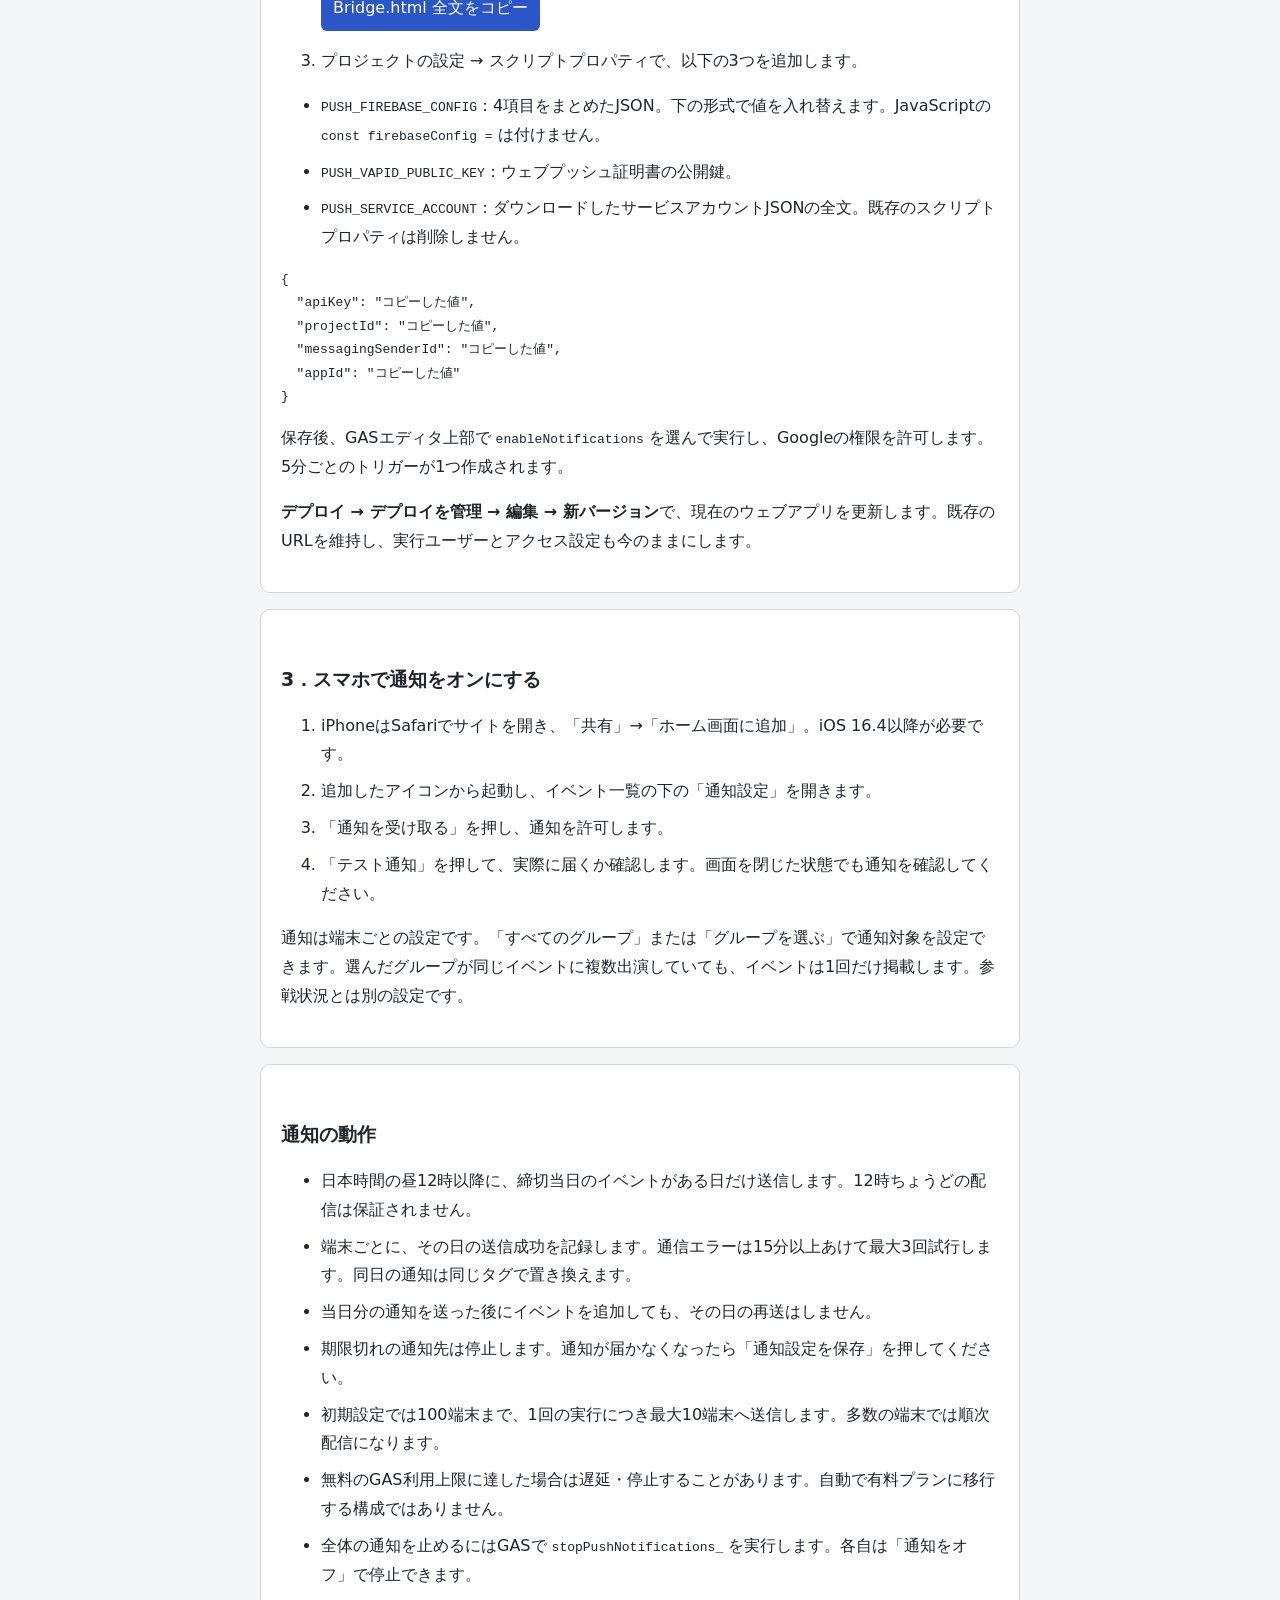
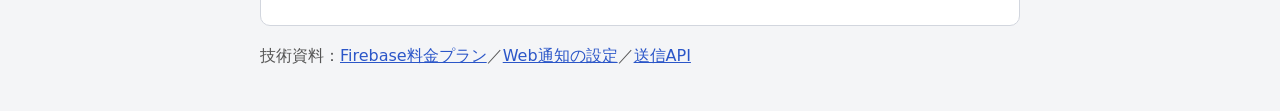
<file: docs/notifications-setup.html>
<!doctype html><html lang="ja"><meta charset="utf-8"><meta name="viewport" content="width=device-width,initial-scale=1"><title>通知の初期設定 | Ticket Management</title>
<style>body{font-family:system-ui,sans-serif;line-height:1.8;color:#20242b;background:#f4f5f7;margin:0}main{max-width:760px;margin:auto;padding:24px 18px}h1{font-size:24px}h2{font-size:19px;margin-top:32px}section{background:white;padding:20px;margin:16px 0;border:1px solid #d2d6de;border-radius:10px}button,a{touch-action:manipulation}button{font:inherit;min-height:44px;padding:8px 12px;background:#2b56c8;color:white;border:0;border-radius:6px;cursor:pointer}a{color:#2b56c8}code{overflow-wrap:anywhere}textarea{width:100%;box-sizing:border-box;min-height:180px;font:13px monospace}li{margin:8px 0}.note{color:#555}#status{position:sticky;bottom:0;background:#20242b;color:white;padding:12px}#status:empty{display:none}</style>
<main><a href="./">← イベント一覧</a><h1>締切通知の初期設定</h1><p>管理者が一度だけ行う設定です。メンバーは設定後、サイトの「通知設定」から許可するだけです。</p><p>Firebaseの<strong>Spark（無料）</strong>プランを使用します。Blazeへの変更・支払い方法の登録・Cloud Functions・Firestoreは不要です。</p>
<section><h2>LINE通知を有効にする</h2><p>送信先は、Botを招待した1つのグループに固定します。サイトにLINEの設定項目はありません。締切当日のイベントをまとめて1回送り、本文には「本日締切／開催日／イベント名／チケットURL／枠数」を載せます。</p><p>LINEの認証情報はGASとCloudflareにだけ保存します。チャネルシークレットとアクセストークンは、GitHubやチャットへ貼らないでください。チャネルシークレットを以前どこかに貼った場合は、LINE Developersで再発行してから使ってください。</p>
<h3>1．GASにグループID受取コードを追加</h3><ol><li>チケット管理に使っているApps Scriptを開き、「＋」→「スクリプト」を選び、名前を <code>LineWebhook</code> にします。</li><li>下のコードをコピーして貼り、保存します。<p><button data-source="../LineWebhook.gs">LineWebhook.gs 全文をコピー</button></p></li><li>Apps Scriptの「プロジェクトの設定」→「スクリプト プロパティ」で、<code>LINE_WEBHOOK_SHARED_SECRET</code> を追加します。パスワード管理アプリでランダムな長い文字列を作ってください（32文字以上）。この値は後でCloudflareにも同じものを設定します。ここやチャットへ貼らないでください。</li><li>「デプロイ」→「デプロイを管理」→鉛筆→「新バージョン」→「デプロイ」で更新します。既存のウェブアプリURLは変わりません。</li></ol>
<h3>2．Cloudflare Workerを作る</h3><ol><li><a href="https://dash.cloudflare.com/" target="_blank" rel="noopener">Cloudflare</a>にログインし、「Workers & Pages」→「Create」→「Create Worker」からWorkerを作り、名前を <code>ticket-line-webhook</code> などにします。</li><li>作成したWorkerの「Edit code」を押し、最初のコードを全て消して、下のコードを貼り付けて「Deploy」します。<p><button data-source="../line-webhook/worker.js">Workerコード全文をコピー</button></p></li><li>Workerの「Settings」→「Variables and Secrets」で、以下の3つを追加します。秘密値は<strong>Secret</strong>として登録してください。</li></ol><ul><li><code>LINE_CHANNEL_SECRET</code>：LINE DevelopersのMessaging APIチャネルにあるチャネルシークレット（未ローテーションの場合は再発行後の値）。</li><li><code>GAS_WEB_APP_URL</code>：チケット管理GASのウェブアプリURL。<a href="./config.js" target="_blank" rel="noopener">サイトの設定</a>にある <code>gasUrl</code> と同じURL。</li><li><code>GAS_WEBHOOK_SHARED_SECRET</code>：手順1で作った同じランダム文字列。</li></ul><p>もう一度「Deploy」します。表示される <code>https://…workers.dev</code> のURLを控えます。これがLINEのWebhook URLです。</p>
<h3>3．LINE DevelopersでWebhookをつなぐ</h3><ol><li><a href="https://developers.line.biz/console/" target="_blank" rel="noopener">LINE Developers Console</a>で、対象のMessaging APIチャネルを開きます。「Messaging API設定」の「Webhook URL」にWorkerのURLを貼り、「更新」→「検証」を押します。</li><li>検証が成功したら「Webhookの利用」をオンにします。Botを招待する前にここまで済ませます。</li><li>Messaging APIチャネルの「チャネルアクセストークン（長期）」を発行します。チャットへ貼らず、次のGASプロパティへ直接入力してください。</li></ol>
<h3>4．グループを1つだけ登録して通知を有効化</h3><ol><li>LINE公式アカウントの設定で、Botがグループに参加できるようにします。</li><li>通知したいグループへBotを招待します。グループへの招待をWebhookが受け取ると、グループIDをGASへ自動登録します。先に別のグループへ招待しないでください。送信先を変える場合は、管理者がGASの <code>LINE_GROUP_ID</code> プロパティを削除してから、目的のグループでやり直します。</li><li>GASのスクリプト プロパティに <code>LINE_CHANNEL_ACCESS_TOKEN</code> として長期アクセストークンを登録します。</li><li>GASエディタで <code>enableLineNotifications</code> を選んで実行し、アクセスを許可します。成功ログが出れば設定完了です。確認用のLINEメッセージは送信しません。</li><li>既存のウェブアプリを「デプロイを管理」から新バージョンへ更新します。</li></ol><p>この設定は最初の1回だけです。サイトにLINEの設定ボタンやグループ選択は追加しません。Botは1つのグループにだけ招待してください。</p></section>
<section><h2>1．Firebaseの無料プロジェクトを作る</h2><ol><li><a href="https://console.firebase.google.com/" target="_blank" rel="noopener">Firebaseコンソール</a>でプロジェクトを作成します。名前の例：<strong>Ticket Management</strong>。Google Analyticsは不要です。</li><li>プロジェクトに「ウェブアプリ（&lt;/&gt;）」を追加。Firebase Hostingの設定は不要です。</li><li>表示される <code>firebaseConfig</code> の中から <code>apiKey</code>・<code>projectId</code>・<code>messagingSenderId</code>・<code>appId</code> の4項目を控えます。</li><li>プロジェクトの設定 → Cloud Messaging → ウェブプッシュ証明書で鍵ペアを生成し、表示された<strong>公開鍵</strong>を控えます。</li><li>同じ画面で「Firebase Cloud Messaging API（V1）」が有効か確認します。無効なら、案内先のGoogle Cloudで有効にします。Firebase Installations API・FCM Registration APIも有効にしてください。</li><li>プロジェクトの設定 → サービスアカウント → Firebase Admin SDK → 新しい秘密鍵を生成し、JSONファイルを保存します。<strong>このファイルの中身はGitHubやチャットに貼らず、次のGAS設定にだけ入れます。</strong></li></ol></section>
<section><h2>2．今のGASへ通知機能を追加する</h2><p>チケット管理に使っているApps Scriptを開きます。既存の <code>Code.gs</code> は変更しません。</p><ol><li>「＋」→ スクリプトで <strong>Push</strong> を追加し、下のコードを貼り付けます。<p><button data-source="../Push.gs">Push.gs 全文をコピー</button></p></li><li>既存の <strong>Bridge.html</strong> を下の内容に置き換えます。<p><button data-source="../Bridge.html">Bridge.html 全文をコピー</button></p></li><li>プロジェクトの設定 → スクリプトプロパティで、以下の3つを追加します。</li></ol><ul><li><code>PUSH_FIREBASE_CONFIG</code>：4項目をまとめたJSON。下の形式で値を入れ替えます。JavaScriptの <code>const firebaseConfig =</code> は付けません。</li><li><code>PUSH_VAPID_PUBLIC_KEY</code>：ウェブプッシュ証明書の公開鍵。</li><li><code>PUSH_SERVICE_ACCOUNT</code>：ダウンロードしたサービスアカウントJSONの全文。既存のスクリプトプロパティは削除しません。</li></ul><pre style="overflow:auto"><code>{
  "apiKey": "コピーした値",
  "projectId": "コピーした値",
  "messagingSenderId": "コピーした値",
  "appId": "コピーした値"
}</code></pre><p>保存後、GASエディタ上部で <code>enableNotifications</code> を選んで実行し、Googleの権限を許可します。5分ごとのトリガーが1つ作成されます。</p><p><strong>デプロイ → デプロイを管理 → 編集 → 新バージョン</strong>で、現在のウェブアプリを更新します。既存のURLを維持し、実行ユーザーとアクセス設定も今のままにします。</p></section>
<section><h2>3．スマホで通知をオンにする</h2><ol><li>iPhoneはSafariでサイトを開き、「共有」→「ホーム画面に追加」。iOS 16.4以降が必要です。</li><li>追加したアイコンから起動し、イベント一覧の下の「通知設定」を開きます。</li><li>「通知を受け取る」を押し、通知を許可します。</li><li>「テスト通知」を押して、実際に届くか確認します。画面を閉じた状態でも通知を確認してください。</li></ol><p>通知は端末ごとの設定です。「すべてのグループ」または「グループを選ぶ」で通知対象を設定できます。選んだグループが同じイベントに複数出演していても、イベントは1回だけ掲載します。参戦状況とは別の設定です。</p></section>
<section><h2>通知の動作</h2><ul><li>日本時間の昼12時以降に、締切当日のイベントがある日だけ送信します。12時ちょうどの配信は保証されません。</li><li>端末ごとに、その日の送信成功を記録します。通信エラーは15分以上あけて最大3回試行します。同日の通知は同じタグで置き換えます。</li><li>当日分の通知を送った後にイベントを追加しても、その日の再送はしません。</li><li>期限切れの通知先は停止します。通知が届かなくなったら「通知設定を保存」を押してください。</li><li>初期設定では100端末まで、1回の実行につき最大10端末へ送信します。多数の端末では順次配信になります。</li><li>無料のGAS利用上限に達した場合は遅延・停止することがあります。自動で有料プランに移行する構成ではありません。</li><li>全体の通知を止めるにはGASで <code>stopPushNotifications_</code> を実行します。各自は「通知をオフ」で停止できます。</li></ul></section>
<p class="note">技術資料：<a href="https://firebase.google.com/docs/projects/billing/firebase-pricing-plans">Firebase料金プラン</a>／<a href="https://firebase.google.com/docs/cloud-messaging/web/get-started">Web通知の設定</a>／<a href="https://firebase.google.com/docs/cloud-messaging/send/v1-api">送信API</a></p><div id="status" role="status"></div><textarea id="fallback" hidden readonly aria-label="コピーするコード"></textarea></main>
<script>document.querySelectorAll('[data-source]').forEach(button=>button.onclick=async()=>{button.disabled=true;const status=document.getElementById('status');try{const response=await fetch(button.dataset.source,{cache:'no-store'});if(!response.ok)throw Error('コードを取得できませんでした');const text=await response.text();try{await navigator.clipboard.writeText(text);status.textContent='全文をコピーしました。GASに貼り付けてください。'}catch{const area=document.getElementById('fallback');area.hidden=false;area.value=text;area.focus();area.select();status.textContent='下のコードを選択してコピーしてください。'}}catch(error){status.textContent=error.message}finally{button.disabled=false}});</script></html>
</file>
